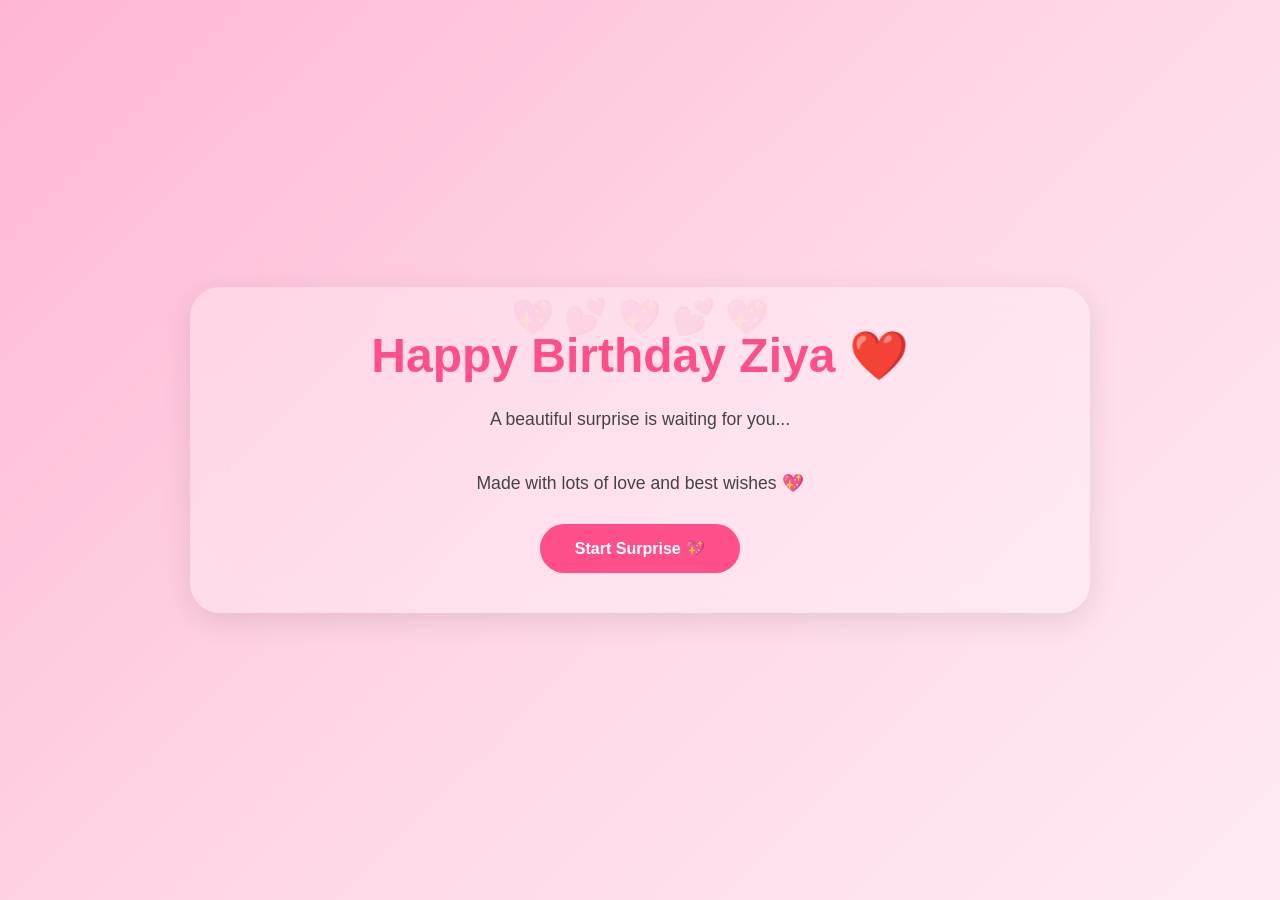
<file: index.html>
<!DOCTYPE html>
<html lang="en">
<head>

<meta charset="UTF-8">
<meta name="viewport" content="width=device-width, initial-scale=1.0">

<title>For Ziya ❤️</title>

<link rel="stylesheet" href="style.css">

<style>

.typewriter{
font-size:3rem;
color:#ff4f8b;
margin-bottom:20px;
line-height:1.2;
animation:fadeIn 2s ease;
}

@keyframes fadeIn{
from{
opacity:0;
transform:translateY(20px);
}
to{
opacity:1;
transform:translateY(0);
}
}

@media(max-width:768px){

.typewriter{
font-size:2.2rem;
line-height:1.3;
}

.card{
padding:25px;
}

}

</style>

</head>
<body>

<!-- Music -->

<audio id="music" loop>
<source src="sanamterikasam.mp3" type="audio/mpeg">
</audio>

<!-- Main Card -->

<div class="card">

<h1 class="typewriter">
Happy Birthday Ziya ❤️
</h1>

<p>

A beautiful surprise is waiting for you...

<br><br>

Made with lots of love and best wishes 💖

</p>

<button
class="btn"
onclick="startSurprise()">

Start Surprise 💖

</button>

</div>

<script>

/* Start Music */

function startSurprise(){

const music =
document.getElementById("music");

music.play();

localStorage.setItem(
"birthdayMusic",
"on"
);

setTimeout(()=>{

window.location.href =
"birthday.html";

},800);

}

/* Floating Hearts */

function createHeart(){

const heart =
document.createElement("div");

heart.classList.add("heart");

heart.innerHTML="💖";

heart.style.left=
Math.random()*100+"vw";

heart.style.fontSize=
(20+Math.random()*25)+"px";

heart.style.animationDuration=
(5+Math.random()*5)+"s";

document.body.appendChild(heart);

setTimeout(()=>{
heart.remove();
},10000);

}

setInterval(createHeart,400);

</script>

</body>
</html>
</file>
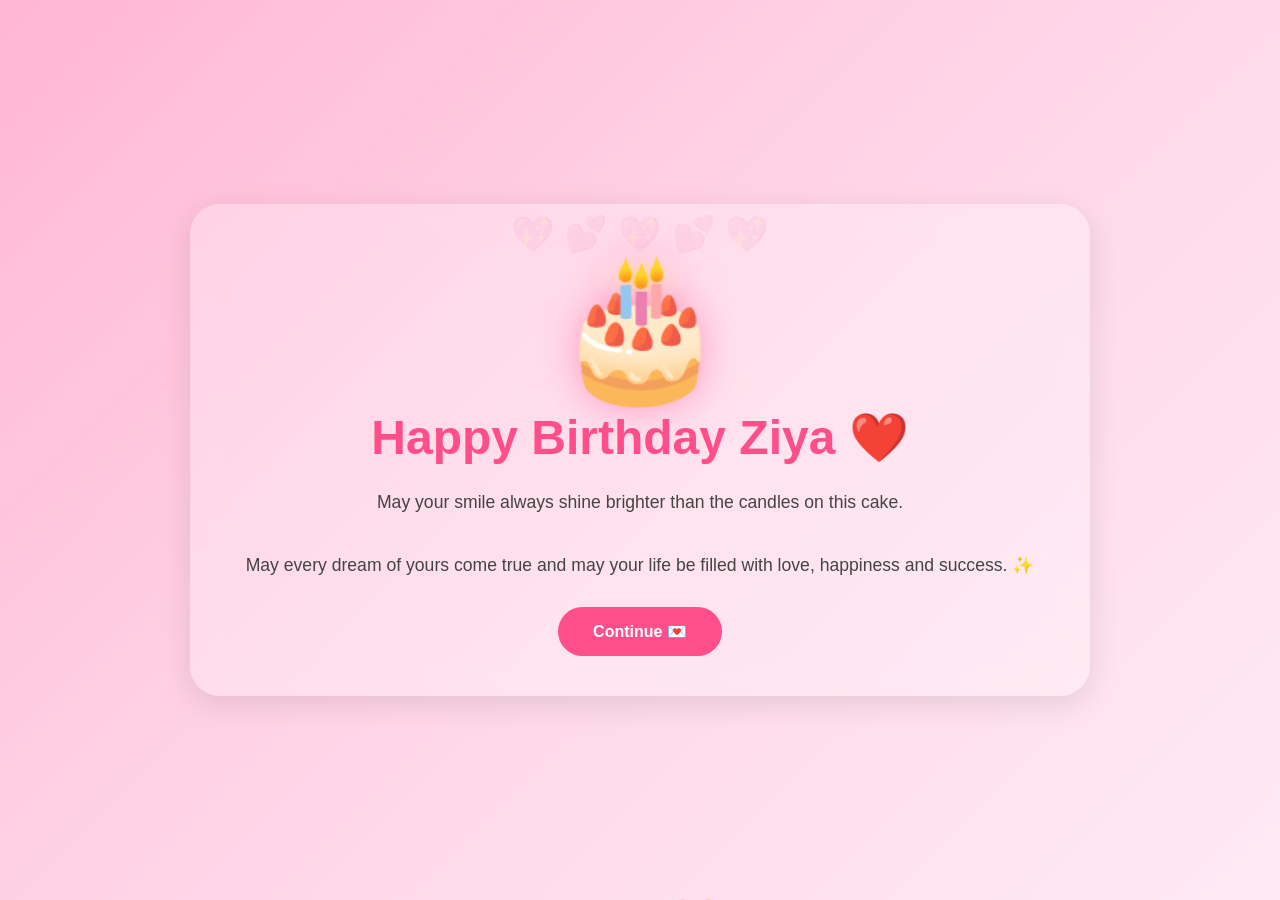
<file: birthday.html>
<!DOCTYPE html>
<html lang="en">
<head>

<meta charset="UTF-8">
<meta name="viewport" content="width=device-width, initial-scale=1.0">

<title>Happy Birthday Ziya ❤️</title>

<link rel="stylesheet" href="style.css">

<style>

/* Confetti */

.confetti{
position:fixed;
top:-20px;
width:12px;
height:12px;
pointer-events:none;
animation:fall linear forwards;
z-index:999;
}

@keyframes fall{

0%{
transform:translateY(-20px) rotate(0deg);
opacity:1;
}

100%{
transform:translateY(110vh) rotate(720deg);
opacity:0;
}

}

/* Cake Glow */

.cake{
font-size:140px;
filter:drop-shadow(
0 0 20px rgba(255,79,139,.5)
);
animation:bounce 2s infinite;
}

@keyframes bounce{

0%,100%{
transform:translateY(0);
}

50%{
transform:translateY(-15px);
}

}

.birthday-text{
animation:glow 2s infinite;
}

@keyframes glow{

0%{
text-shadow:
0 0 10px #ff4f8b;
}

50%{
text-shadow:
0 0 25px #ff4f8b,
0 0 40px #ff9ac2;
}

100%{
text-shadow:
0 0 10px #ff4f8b;
}

}

</style>

</head>
<body>

<!-- Music -->

<audio id="music" loop>
<source src="sanamterikasam.mp3" type="audio/mpeg">
</audio>

<div class="card">

<div class="cake">
🎂
</div>

<h1 class="birthday-text">
Happy Birthday Ziya ❤️
</h1>

<p>

May your smile always shine brighter
than the candles on this cake.

<br><br>

May every dream of yours come true
and may your life be filled with
love, happiness and success. ✨

</p>

<a href="letter.html"
class="btn">

Continue 💌

</a>

</div>

<script>

/* Continue Music */

window.addEventListener("load",()=>{

if(
localStorage.getItem("birthdayMusic")
==="on"
){

const music =
document.getElementById("music");

music.play().catch(()=>{});

}

});

/* Confetti Effect */

const colors = [
"#ff4f8b",
"#ffd6e7",
"#ffb6d5",
"#ffc0cb",
"#ffffff"
];

function createConfetti(){

for(let i=0;i<8;i++){

const confetti =
document.createElement("div");

confetti.classList.add("confetti");

confetti.style.left =
Math.random()*100+"vw";

confetti.style.background =
colors[
Math.floor(
Math.random()*colors.length
)
];

confetti.style.animationDuration =
(3+Math.random()*3)+"s";

document.body.appendChild(confetti);

setTimeout(()=>{
confetti.remove();
},6000);

}

}

setInterval(createConfetti,250);

/* Floating Hearts */

function createHeart(){

const heart =
document.createElement("div");

heart.classList.add("heart");

heart.innerHTML="💖";

heart.style.left=
Math.random()*100+"vw";

heart.style.fontSize=
(20+Math.random()*30)+"px";

heart.style.animationDuration=
(5+Math.random()*5)+"s";

document.body.appendChild(heart);

setTimeout(()=>{
heart.remove();
},10000);

}

setInterval(createHeart,400);

</script>

</body>
</html>
</file>
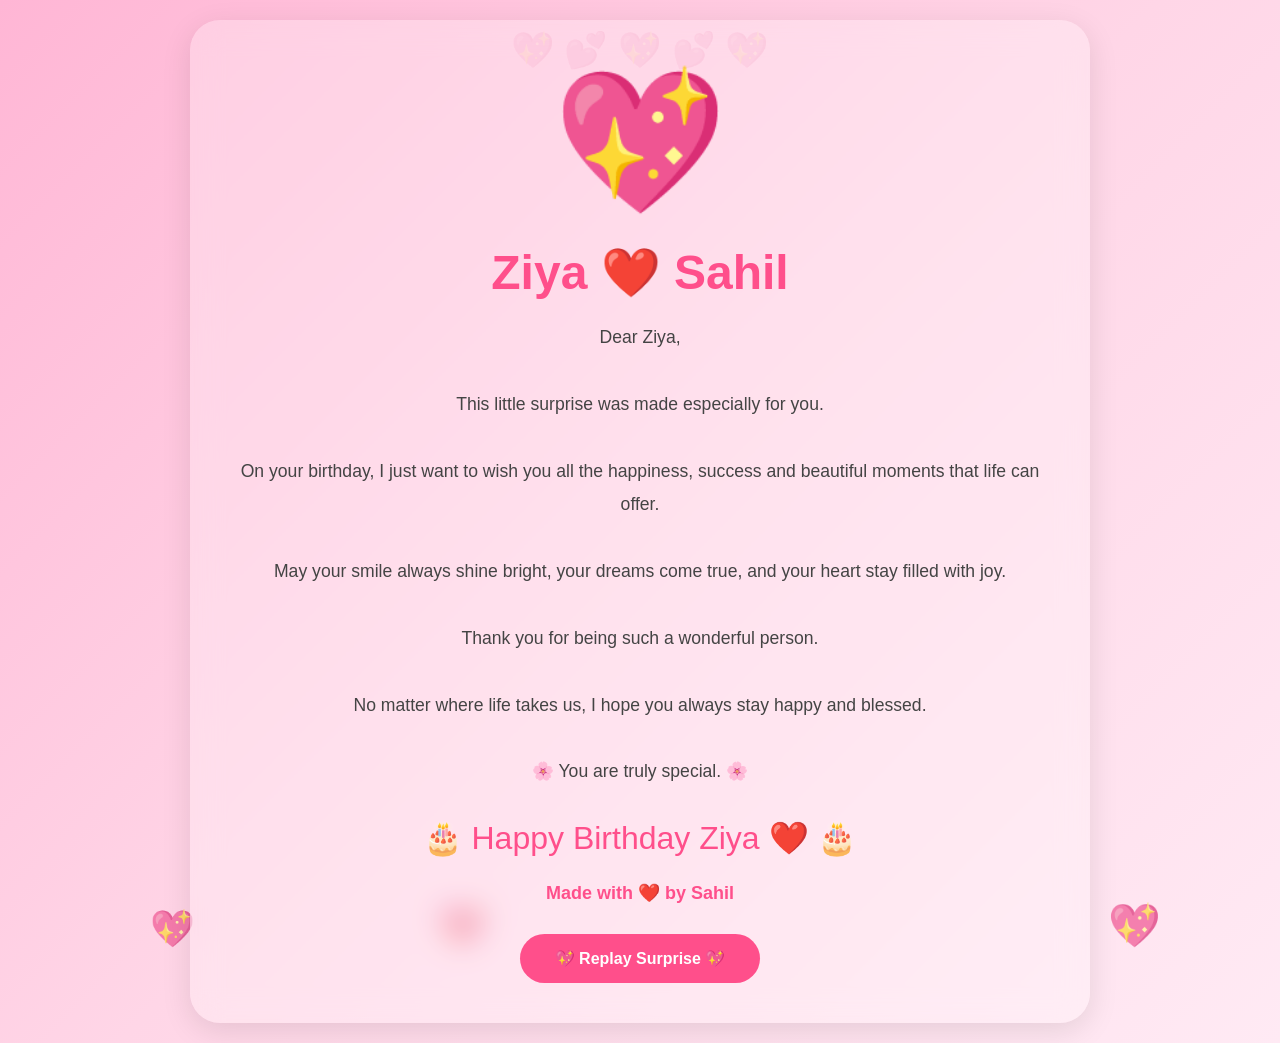
<file: final.html>
<!DOCTYPE html>
<html lang="en">
<head>

<meta charset="UTF-8">
<meta name="viewport" content="width=device-width, initial-scale=1.0">

<title>Ziya ❤️ Sahil</title>

<link rel="stylesheet" href="style.css">

<style>

/* Rose Petals */

.petal{
position:fixed;
top:-20px;
font-size:25px;
pointer-events:none;
animation:fallPetal linear forwards;
z-index:1;
}

@keyframes fallPetal{

0%{
transform:translateY(-20px) rotate(0deg);
opacity:1;
}

100%{
transform:translateY(110vh) rotate(720deg);
opacity:0;
}

}

/* Giant Heart */

.giant-heart{
font-size:140px;
animation:pulseHeart 2s infinite;
margin-bottom:20px;
}

@keyframes pulseHeart{

0%{
transform:scale(1);
}

50%{
transform:scale(1.2);
}

100%{
transform:scale(1);
}

}

/* Sparkles */

.sparkle{
position:fixed;
font-size:18px;
pointer-events:none;
animation:sparkleAnim 3s linear forwards;
z-index:1;
}

@keyframes sparkleAnim{

0%{
opacity:1;
transform:scale(0);
}

50%{
transform:scale(1.5);
}

100%{
opacity:0;
transform:scale(0);
}

}

/* Final Text */

.names{

font-size:3rem;

font-weight:bold;

color:#ff4f8b;

margin-bottom:15px;

word-break:break-word;

}

.end-message{

margin-top:20px;

font-size:1.1rem;

line-height:1.9;

}

.birthday-ending{

margin-top:30px;

font-size:2rem;

color:#ff4f8b;

animation:glow 2s infinite;

}

@keyframes glow{

0%{
text-shadow:0 0 10px #ff4f8b;
}

50%{
text-shadow:
0 0 20px #ff4f8b,
0 0 40px #ffb6d5;
}

100%{
text-shadow:0 0 10px #ff4f8b;
}

}

/* Replay Button */

.replay-btn{

margin-top:25px;

display:inline-block;

animation:pulseButton 2s infinite;

}

@keyframes pulseButton{

0%{
transform:scale(1);
}

50%{
transform:scale(1.08);
}

100%{
transform:scale(1);
}

}

/* Mobile */

@media(max-width:768px){

.giant-heart{
font-size:100px;
}

.names{
font-size:2rem;
}

.birthday-ending{
font-size:1.5rem;
}

.end-message{
font-size:1rem;
line-height:1.8;
}

}

</style>

</head>
<body>

<!-- Background Music -->

<audio id="music" loop>
<source src="sanamterikasam.mp3" type="audio/mpeg">
</audio>

<div class="card">

<div class="giant-heart">
💖
</div>

<div class="names">
Ziya ❤️ Sahil
</div>

<p class="end-message">

Dear Ziya,

<br><br>

This little surprise was made especially for you.

<br><br>

On your birthday, I just want to wish you all the happiness, success and beautiful moments that life can offer.

<br><br>

May your smile always shine bright, your dreams come true, and your heart stay filled with joy.

<br><br>

Thank you for being such a wonderful person.

<br><br>

No matter where life takes us, I hope you always stay happy and blessed.

<br><br>

🌸 You are truly special. 🌸

</p>

<div class="birthday-ending">

🎂 Happy Birthday Ziya ❤️ 🎂

</div>

<p style="
margin-top:20px;
font-size:18px;
color:#ff4f8b;
font-weight:bold;
">
Made with ❤️ by Sahil
</p>

<a href="index.html" class="btn replay-btn">
💖 Replay Surprise 💖
</a>

</div>

<script>

/* Continue Music */

window.addEventListener("load",()=>{

if(
localStorage.getItem("birthdayMusic")
==="on"
){

document
.getElementById("music")
.play()
.catch(()=>{});

}

});

/* Falling Rose Petals */

function createPetal(){

const petal =
document.createElement("div");

petal.classList.add("petal");

petal.innerHTML="🌹";

petal.style.left=
Math.random()*100+"vw";

petal.style.fontSize=
(20+Math.random()*15)+"px";

petal.style.animationDuration=
(5+Math.random()*5)+"s";

document.body.appendChild(petal);

setTimeout(()=>{
petal.remove();
},10000);

}

setInterval(createPetal,300);

/* Floating Hearts */

function createHeart(){

const heart =
document.createElement("div");

heart.classList.add("heart");

heart.innerHTML="💖";

heart.style.left=
Math.random()*100+"vw";

heart.style.fontSize=
(20+Math.random()*25)+"px";

heart.style.animationDuration=
(5+Math.random()*5)+"s";

document.body.appendChild(heart);

setTimeout(()=>{
heart.remove();
},10000);

}

setInterval(createHeart,450);

/* Sparkles */

function createSparkle(){

const sparkle =
document.createElement("div");

sparkle.classList.add("sparkle");

sparkle.innerHTML="✨";

sparkle.style.left=
Math.random()*100+"vw";

sparkle.style.top=
Math.random()*100+"vh";

document.body.appendChild(sparkle);

setTimeout(()=>{
sparkle.remove();
},3000);

}

setInterval(createSparkle,250);

</script>

</body>
</html>
</file>
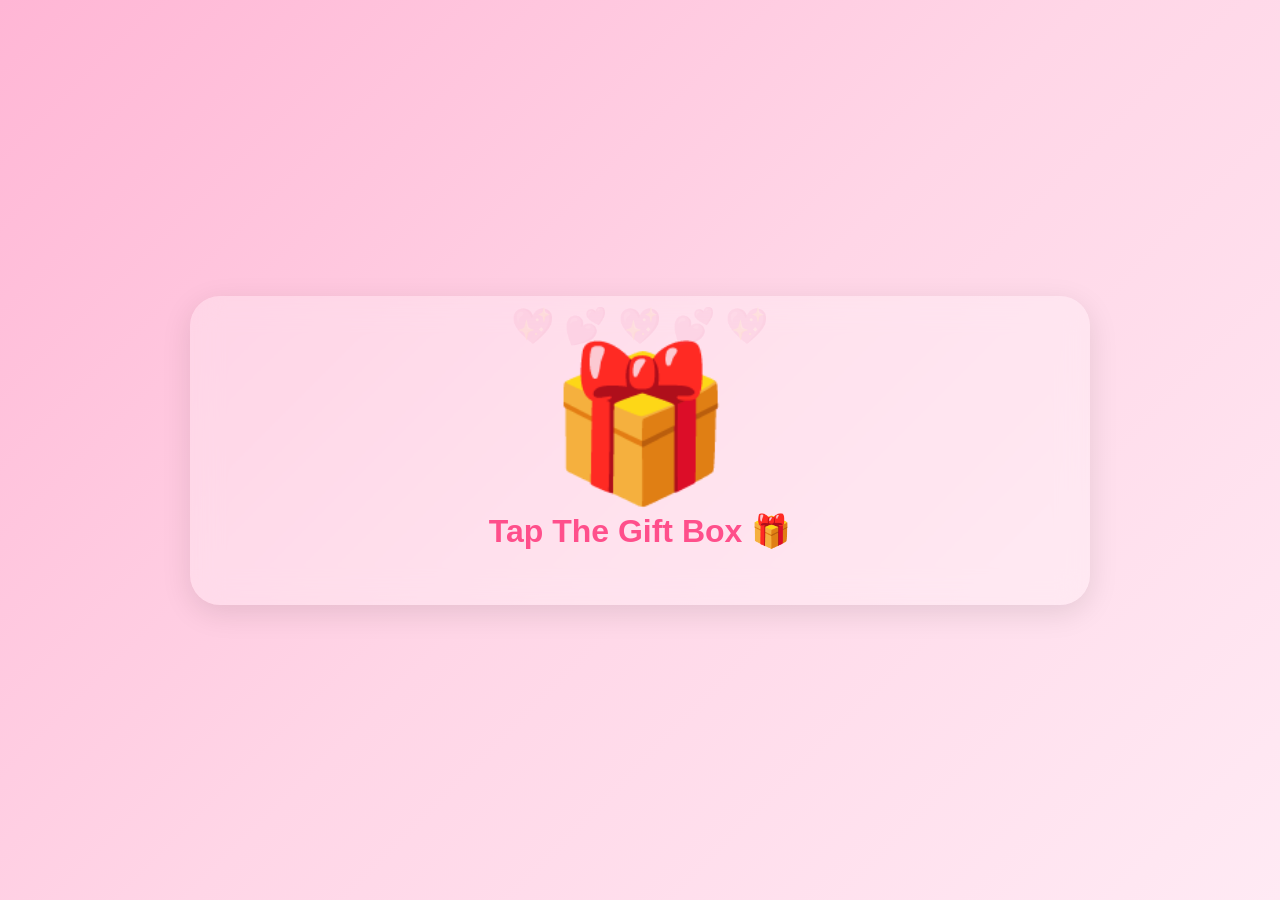
<file: gift.html>
<!DOCTYPE html>
<html lang="en">
<head>

<meta charset="UTF-8">
<meta name="viewport" content="width=device-width, initial-scale=1.0">

<title>Your Gift ❤️</title>

<link rel="stylesheet" href="style.css">

<style>

.gift-container{
text-align:center;
}

.gift-box{

font-size:150px;
cursor:pointer;
transition:.5s;
animation:bounce 2s infinite;

}

.gift-box:hover{

transform:scale(1.1);

}

.surprise{

display:none;
margin-top:25px;
animation:fadeIn 1s ease;

}

@keyframes fadeIn{

from{
opacity:0;
transform:translateY(20px);
}

to{
opacity:1;
transform:translateY(0);
}

}

.burst-heart{

position:fixed;
font-size:25px;
pointer-events:none;
z-index:999;
animation:burst 2s linear forwards;

}

@keyframes burst{

0%{
opacity:1;
transform:translate(0,0) scale(1);
}

100%{
opacity:0;
transform:
translate(
var(--x),
var(--y)
)
scale(1.8);
}

}

#finalBtn{
display:none;
}

.opened{
animation:none;
transform:scale(1.2);
}

@media(max-width:768px){

.gift-box{
font-size:110px;
}

}

</style>

</head>
<body>

<!-- Background Music -->

<audio id="music" loop>
<source src="sanamterikasam.mp3" type="audio/mpeg">
</audio>

<div class="card">

<div class="gift-container">

<div
class="gift-box"
id="giftBox"
onclick="openGift()">

🎁

</div>

<h2>
Tap The Gift Box 🎁
</h2>

<div
class="surprise"
id="surprise">

<h1>
💖 Surprise 💖
</h1>

<p>

Dear Ziya,

<br><br>

You are one of the most beautiful parts
of this world.

<br><br>

May your life always be filled with
love, happiness and success.

<br><br>

Never stop smiling because your smile
makes everything brighter. ✨

<br><br>

May every dream in your heart come true
and may every day bring you joy.

<br><br>

🎂 Happy Birthday ❤️

</p>

<a
href="final.html"
class="btn"
id="finalBtn">

Final Surprise 🌸

</a>

</div>

</div>

</div>

<script>

/* Continue Music */

window.addEventListener("load",()=>{

if(
localStorage.getItem("birthdayMusic")
==="on"
){

document
.getElementById("music")
.play()
.catch(()=>{});

}

});

/* Open Gift */

function openGift(){

const gift =
document.getElementById("giftBox");

gift.innerHTML="🎉";

gift.classList.add("opened");

document
.getElementById("surprise")
.style.display="block";

document
.getElementById("finalBtn")
.style.display="inline-block";

createBurst();

}

/* Heart Burst */

function createBurst(){

for(let i=0;i<50;i++){

const heart =
document.createElement("div");

heart.classList.add("burst-heart");

heart.innerHTML =
Math.random()>0.5
? "💖"
: "💕";

heart.style.left =
(window.innerWidth/2)+"px";

heart.style.top =
(window.innerHeight/2)+"px";

heart.style.setProperty(
"--x",
(Math.random()*700-350)+"px"
);

heart.style.setProperty(
"--y",
(Math.random()*700-350)+"px"
);

document.body.appendChild(heart);

setTimeout(()=>{
heart.remove();
},2000);

}

}

/* Floating Hearts */

function createHeart(){

const heart =
document.createElement("div");

heart.classList.add("heart");

heart.innerHTML="💖";

heart.style.left=
Math.random()*100+"vw";

heart.style.fontSize=
(20+Math.random()*25)+"px";

heart.style.animationDuration=
(5+Math.random()*5)+"s";

document.body.appendChild(heart);

setTimeout(()=>{
heart.remove();
},10000);

}

setInterval(createHeart,350);

</script>

</body>
</html>
</file>
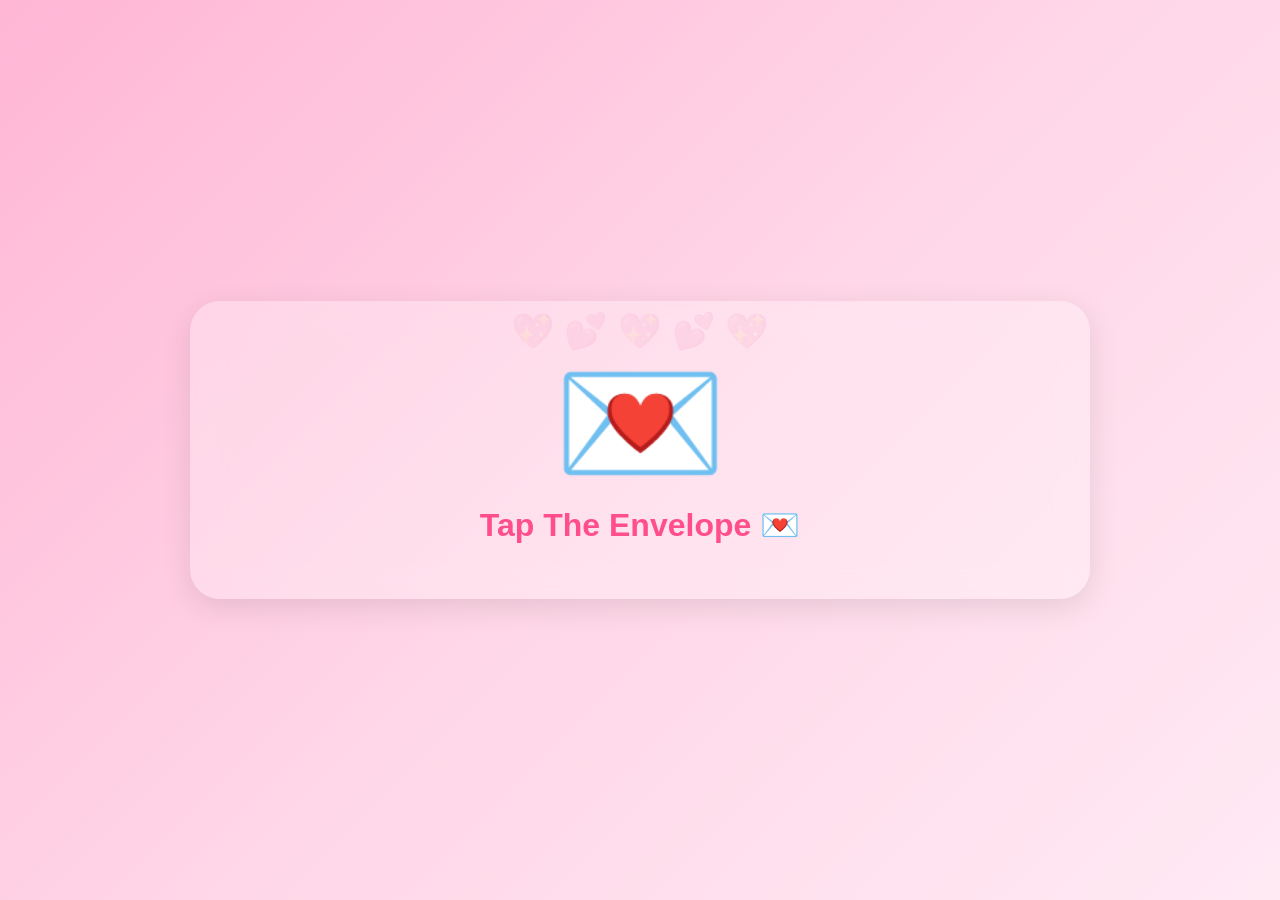
<file: letter.html>
<!DOCTYPE html>
<html lang="en">
<head>

<meta charset="UTF-8">
<meta name="viewport" content="width=device-width, initial-scale=1.0">

<title>Letter For Ziya ❤️</title>

<link rel="stylesheet" href="style.css">

<style>

.envelope-container{
text-align:center;
}

.envelope{

font-size:140px;
cursor:pointer;
transition:.5s;
animation:float 3s ease-in-out infinite;

}

.envelope:hover{
transform:scale(1.1);
}

@keyframes float{

0%,100%{
transform:translateY(0);
}

50%{
transform:translateY(-15px);
}

}

.letter{

display:none;
margin-top:25px;
animation:fadeIn 1s ease;

}

@keyframes fadeIn{

from{
opacity:0;
transform:translateY(20px);
}

to{
opacity:1;
transform:translateY(0);
}

}

.letter p{

text-align:left;
line-height:1.9;

}

#nextBtn{
display:none;
}

.opened{
animation:none;
transform:scale(1.1);
}

@media(max-width:768px){

.envelope{
font-size:100px;
}

.letter p{
font-size:1rem;
}

}

</style>

</head>
<body>

<!-- Background Music -->

<audio id="music" loop>
<source src="sanamterikasam.mp3" type="audio/mpeg">
</audio>

<div class="card">

<div class="envelope-container">

<div
class="envelope"
id="envelope"
onclick="openLetter()">

💌

</div>

<h2>
Tap The Envelope 💌
</h2>

<div
class="letter"
id="letter">

<h1>
Dear Ziya ❤️
</h1>

<p>

Happy Birthday to someone truly special.

<br><br>

Aaj ka din bahut special hai,
kyunki aaj woh insaan is duniya mein aaya tha
jo har cheez ko thoda aur beautiful bana deta hai.

<br><br>

Tumhari smile kisi bhi din ko better bana sakti hai.
Tumhari kindness aur caring nature tumhe unique banata hai.

<br><br>

Main dua karta hoon ki tumhari zindagi
hamesha happiness, success aur beautiful memories se bhari rahe.

<br><br>

Tum jahan bhi raho,
hamesha muskuraati raho,
kyunki tumhari smile duniya ko aur bhi khoobsurat bana deti hai. ✨

<br><br>

Thank you for being such a wonderful person.

<br><br>

May all your dreams come true.

<br><br>

With lots of love and best wishes,

<br><br>

❤️ Sahil

</p>

<a
href="special.html"
class="btn"
id="nextBtn">

Next ✨

</a>

</div>

</div>

</div>

<script>

/* Continue Music */

window.addEventListener("load",()=>{

if(
localStorage.getItem("birthdayMusic")
==="on"
){

document
.getElementById("music")
.play()
.catch(()=>{});

}

});

/* Open Letter */

function openLetter(){

document
.getElementById("envelope")
.innerHTML="💖";

document
.getElementById("envelope")
.classList.add("opened");

document
.getElementById("letter")
.style.display="block";

document
.getElementById("nextBtn")
.style.display="inline-block";

}

/* Floating Hearts */

function createHeart(){

const heart =
document.createElement("div");

heart.classList.add("heart");

heart.innerHTML="💖";

heart.style.left=
Math.random()*100+"vw";

heart.style.fontSize=
(20+Math.random()*25)+"px";

heart.style.animationDuration=
(5+Math.random()*5)+"s";

document.body.appendChild(heart);

setTimeout(()=>{
heart.remove();
},10000);

}

setInterval(createHeart,350);

</script>

</body>
</html>
</file>
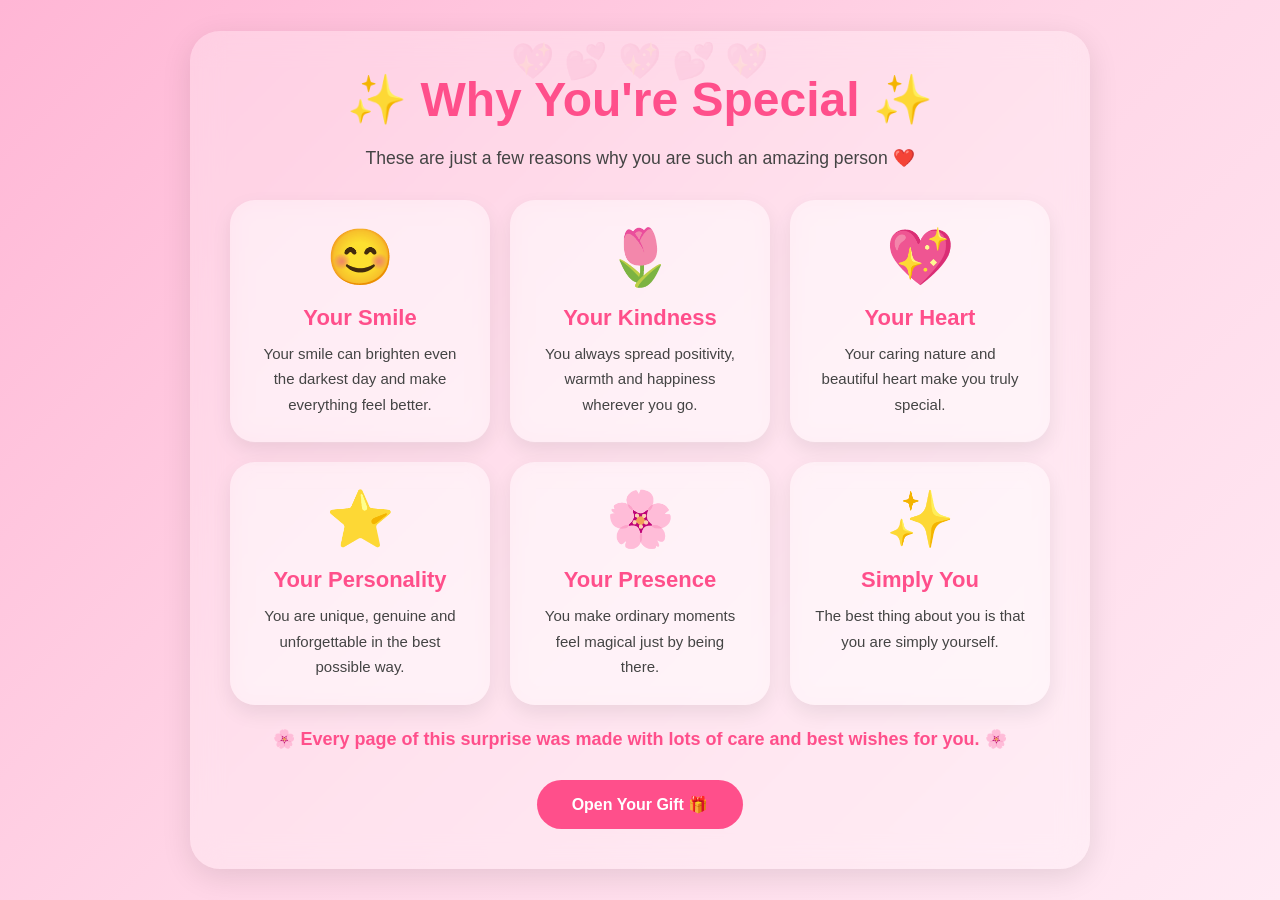
<file: special.html>
<!DOCTYPE html>
<html lang="en">
<head>

<meta charset="UTF-8">
<meta name="viewport" content="width=device-width, initial-scale=1.0">

<title>Why You're Special ❤️</title>

<link rel="stylesheet" href="style.css">

<style>

.reasons-container{
display:grid;
grid-template-columns:
repeat(auto-fit,minmax(250px,1fr));
gap:20px;
margin-top:25px;
}

.reason-card{

background:
rgba(255,255,255,.35);

backdrop-filter:blur(12px);

padding:25px;

border-radius:25px;

box-shadow:
0 8px 20px rgba(0,0,0,.08);

transition:.4s;

cursor:pointer;

}

.reason-card:hover{

transform:
translateY(-10px)
scale(1.03);

box-shadow:
0 12px 25px rgba(255,79,139,.15);

}

.reason-icon{

font-size:55px;

margin-bottom:15px;

animation:floatIcon 3s ease-in-out infinite;

}

@keyframes floatIcon{

0%,100%{
transform:translateY(0);
}

50%{
transform:translateY(-8px);
}

}

.reason-card h3{

color:#ff4f8b;

margin-bottom:10px;

font-size:22px;

}

.reason-card p{

font-size:15px;

line-height:1.7;

}

.title{

margin-bottom:15px;

animation:glow 2s infinite;

}

.subtitle{

margin-bottom:20px;

}

@keyframes glow{

0%{
text-shadow:
0 0 10px #ff4f8b;
}

50%{
text-shadow:
0 0 25px #ff4f8b,
0 0 40px #ffd6e7;
}

100%{
text-shadow:
0 0 10px #ff4f8b;
}

}

@media(max-width:768px){

.reasons-container{
grid-template-columns:1fr;
}

.reason-card{
padding:20px;
}

.reason-card h3{
font-size:20px;
}

}

</style>

</head>
<body>

<!-- Background Music -->

<audio id="music" loop>
<source src="sanamterikasam.mp3" type="audio/mpeg">
</audio>

<div class="card">

<h1 class="title">
✨ Why You're Special ✨
</h1>

<p class="subtitle">

These are just a few reasons why you are such an amazing person ❤️

</p>

<div class="reasons-container">

<div class="reason-card">

<div class="reason-icon">
😊
</div>

<h3>Your Smile</h3>

<p>
Your smile can brighten even the darkest day and make everything feel better.
</p>

</div>

<div class="reason-card">

<div class="reason-icon">
🌷
</div>

<h3>Your Kindness</h3>

<p>
You always spread positivity, warmth and happiness wherever you go.
</p>

</div>

<div class="reason-card">

<div class="reason-icon">
💖
</div>

<h3>Your Heart</h3>

<p>
Your caring nature and beautiful heart make you truly special.
</p>

</div>

<div class="reason-card">

<div class="reason-icon">
⭐
</div>

<h3>Your Personality</h3>

<p>
You are unique, genuine and unforgettable in the best possible way.
</p>

</div>

<div class="reason-card">

<div class="reason-icon">
🌸
</div>

<h3>Your Presence</h3>

<p>
You make ordinary moments feel magical just by being there.
</p>

</div>

<div class="reason-card">

<div class="reason-icon">
✨
</div>

<h3>Simply You</h3>

<p>
The best thing about you is that you are simply yourself.
</p>

</div>

</div>

<br>

<p style="
font-size:18px;
color:#ff4f8b;
font-weight:bold;
">

🌸 Every page of this surprise was made with lots of care and best wishes for you. 🌸

</p>

<a href="gift.html" class="btn">

Open Your Gift 🎁

</a>

</div>

<script>

/* Continue Music */

window.addEventListener("load",()=>{

if(
localStorage.getItem("birthdayMusic")
==="on"
){

document
.getElementById("music")
.play()
.catch(()=>{});

}

});

/* Floating Hearts */

function createHeart(){

const heart =
document.createElement("div");

heart.classList.add("heart");

heart.innerHTML="💖";

heart.style.left=
Math.random()*100+"vw";

heart.style.fontSize=
(20+Math.random()*25)+"px";

heart.style.animationDuration=
(5+Math.random()*5)+"s";

document.body.appendChild(heart);

setTimeout(()=>{
heart.remove();
},10000);

}

setInterval(createHeart,350);

</script>

</body>
</html>
</file>
<file: style.css>
*{
margin:0;
padding:0;
box-sizing:border-box;
font-family:'Poppins',sans-serif;
}

html{
scroll-behavior:smooth;
}

body{
min-height:100vh;
background:linear-gradient(
135deg,
#ffb6d5,
#ffd6e7,
#ffeaf4
);
display:flex;
justify-content:center;
align-items:center;
position:relative;
overflow-x:hidden;
overflow-y:auto;
padding:20px;
}

/* Floating Hearts */

.heart{
position:fixed;
bottom:-50px;
pointer-events:none;
z-index:0;
opacity:.7;
animation:floatHeart linear infinite;
}

@keyframes floatHeart{

0%{
transform:
translateY(0)
rotate(0deg);
opacity:0;
}

20%{
opacity:.8;
}

100%{
transform:
translateY(-120vh)
rotate(360deg);
opacity:0;
}

}

/* Glass Card */

.card{

position:relative;
z-index:10;

width:95%;
max-width:900px;

padding:40px;

border-radius:30px;

background:
rgba(255,255,255,.28);

backdrop-filter:
blur(15px);

-webkit-backdrop-filter:
blur(15px);

box-shadow:
0 8px 30px
rgba(0,0,0,.1);

text-align:center;

animation:
fadeUp 1s ease;

overflow:hidden;

}

/* Decorative Hearts */

.card::before{

content:"💖 💕 💖 💕 💖";

position:absolute;

top:10px;
left:0;

width:100%;

font-size:35px;

opacity:.08;

pointer-events:none;

}

/* Fade Animation */

@keyframes fadeUp{

from{
opacity:0;
transform:translateY(30px);
}

to{
opacity:1;
transform:translateY(0);
}

}

/* Headings */

h1{

font-size:3rem;

color:#ff4f8b;

margin-bottom:20px;

line-height:1.2;

}

h2{

font-size:2rem;

color:#ff4f8b;

margin-bottom:15px;

}

/* Paragraph */

p{

font-size:1.1rem;

line-height:1.8;

color:#444;

}

/* Typewriter Fixed */

.typewriter{

font-size:3rem;

color:#ff4f8b;

line-height:1.2;

white-space:normal;

word-break:break-word;

border-right:none;

animation:
fadeUp 1.5s ease;

}

/* Buttons */

.btn{

display:inline-block;

margin-top:25px;

padding:15px 35px;

border:none;

border-radius:50px;

background:#ff4f8b;

color:white;

font-size:16px;

font-weight:600;

cursor:pointer;

text-decoration:none;

transition:.3s;

}

.btn:hover{

transform:
translateY(-3px)
scale(1.05);

box-shadow:
0 10px 25px
rgba(255,79,139,.3);

}

/* Cake */

.cake{

font-size:130px;

animation:
bounce 2s infinite;

filter:
drop-shadow(
0 0 15px rgba(255,79,139,.5)
);

}

@keyframes bounce{

0%,100%{
transform:translateY(0);
}

50%{
transform:translateY(-15px);
}

}

/* Gift */

.gift{

font-size:130px;

transition:.4s;

cursor:pointer;

}

.gift:hover{

transform:
rotate(10deg)
scale(1.1);

}

/* Final Heart */

.final-heart{

font-size:100px;

animation:
pulse 1.5s infinite;

}

@keyframes pulse{

0%{
transform:scale(1);
}

50%{
transform:scale(1.2);
}

100%{
transform:scale(1);
}

}

/* Reasons */

.reason{

background:
rgba(255,255,255,.8);

padding:18px;

border-radius:20px;

margin:12px 0;

box-shadow:
0 4px 12px
rgba(0,0,0,.08);

transition:.3s;

}

.reason:hover{

transform:
translateY(-5px);

}

/* Scroll Pages */

.scroll-page{

height:100vh;

overflow-y:auto;

}

/* Custom Scrollbar */

::-webkit-scrollbar{
width:8px;
}

::-webkit-scrollbar-thumb{
background:#ff8ab8;
border-radius:10px;
}

::-webkit-scrollbar-track{
background:#ffeaf4;
}

/* Mobile */

@media(max-width:768px){

body{
padding:15px;
}

.card{
padding:25px;
width:100%;
}

h1,
.typewriter{
font-size:2.2rem;
line-height:1.3;
}

h2{
font-size:1.5rem;
}

p{
font-size:1rem;
}

.cake,
.gift{
font-size:90px;
}

.final-heart{
font-size:80px;
}

.btn{
padding:14px 28px;
font-size:15px;
}

}

/* Small Phones */

@media(max-width:400px){

h1,
.typewriter{
font-size:1.8rem;
}

p{
font-size:.95rem;
}

.btn{
padding:12px 24px;
font-size:14px;
}

.cake,
.gift{
font-size:80px;
}

}
</file>
